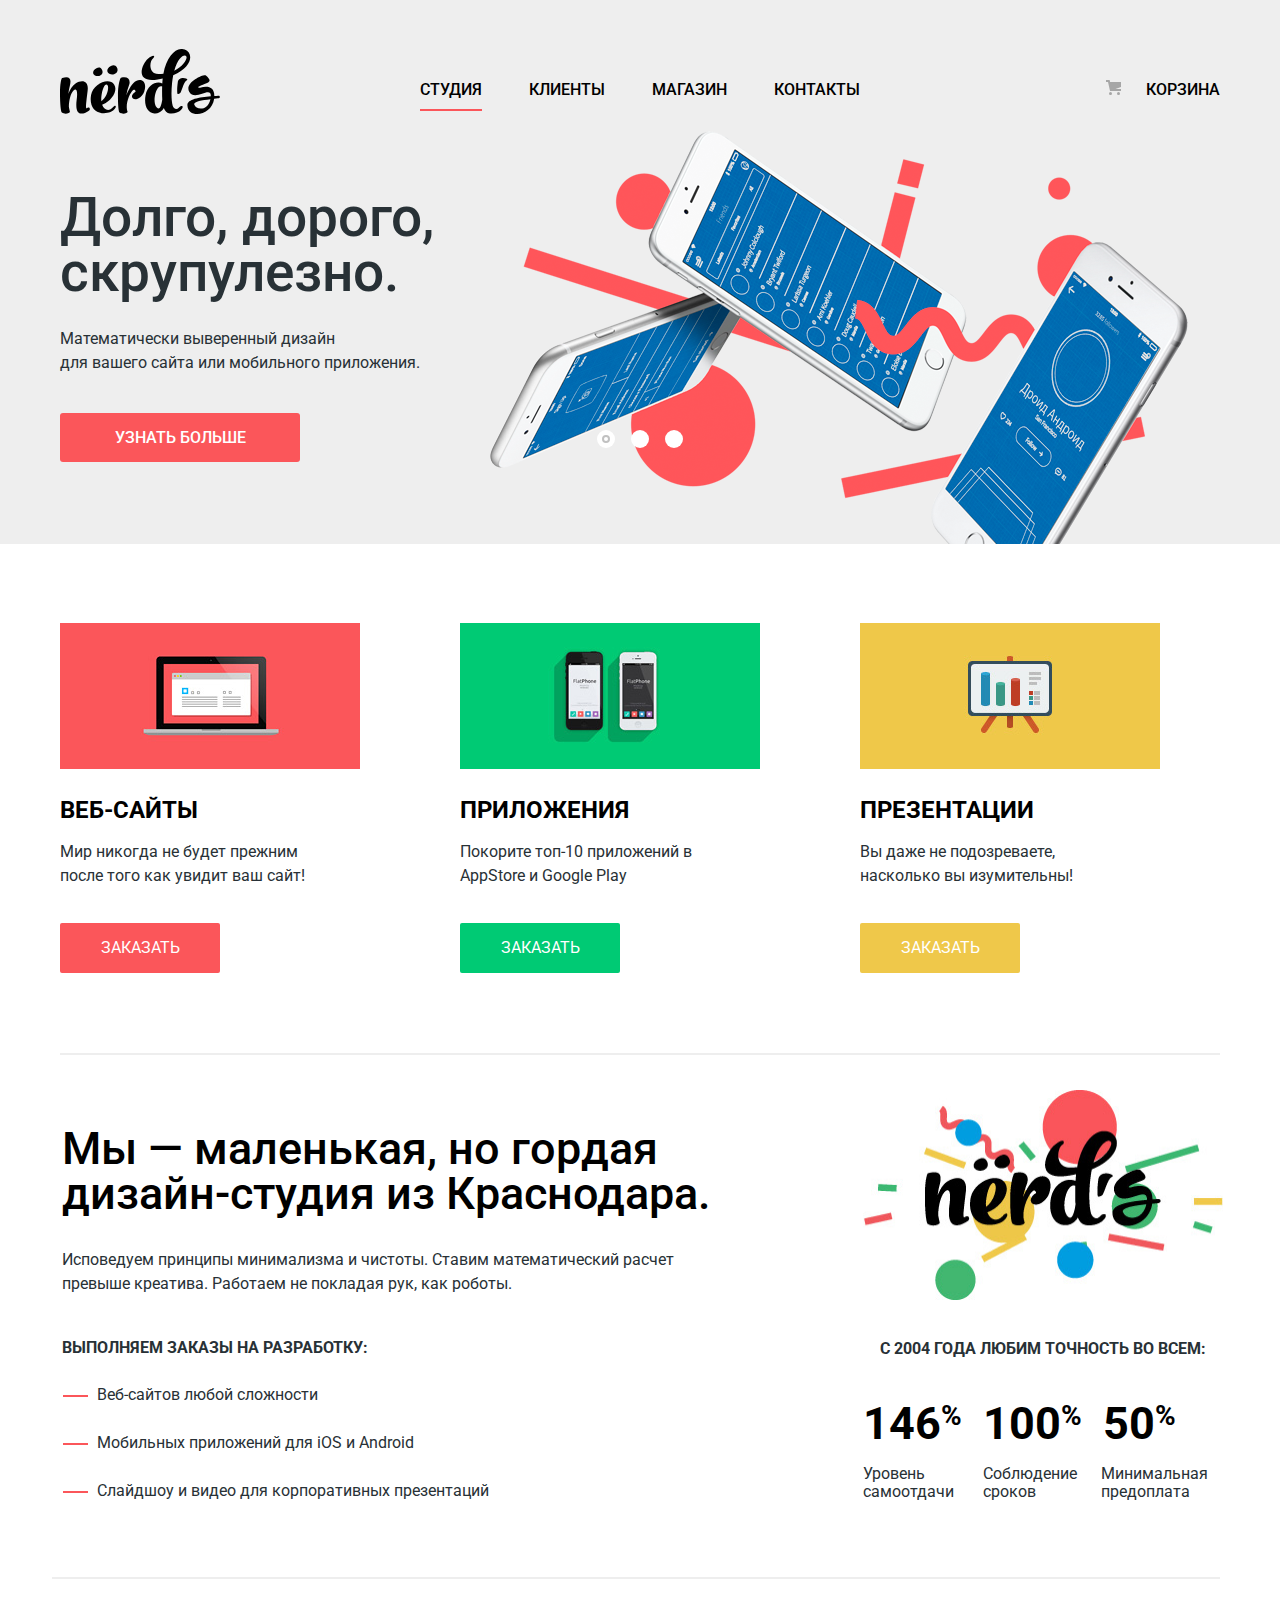
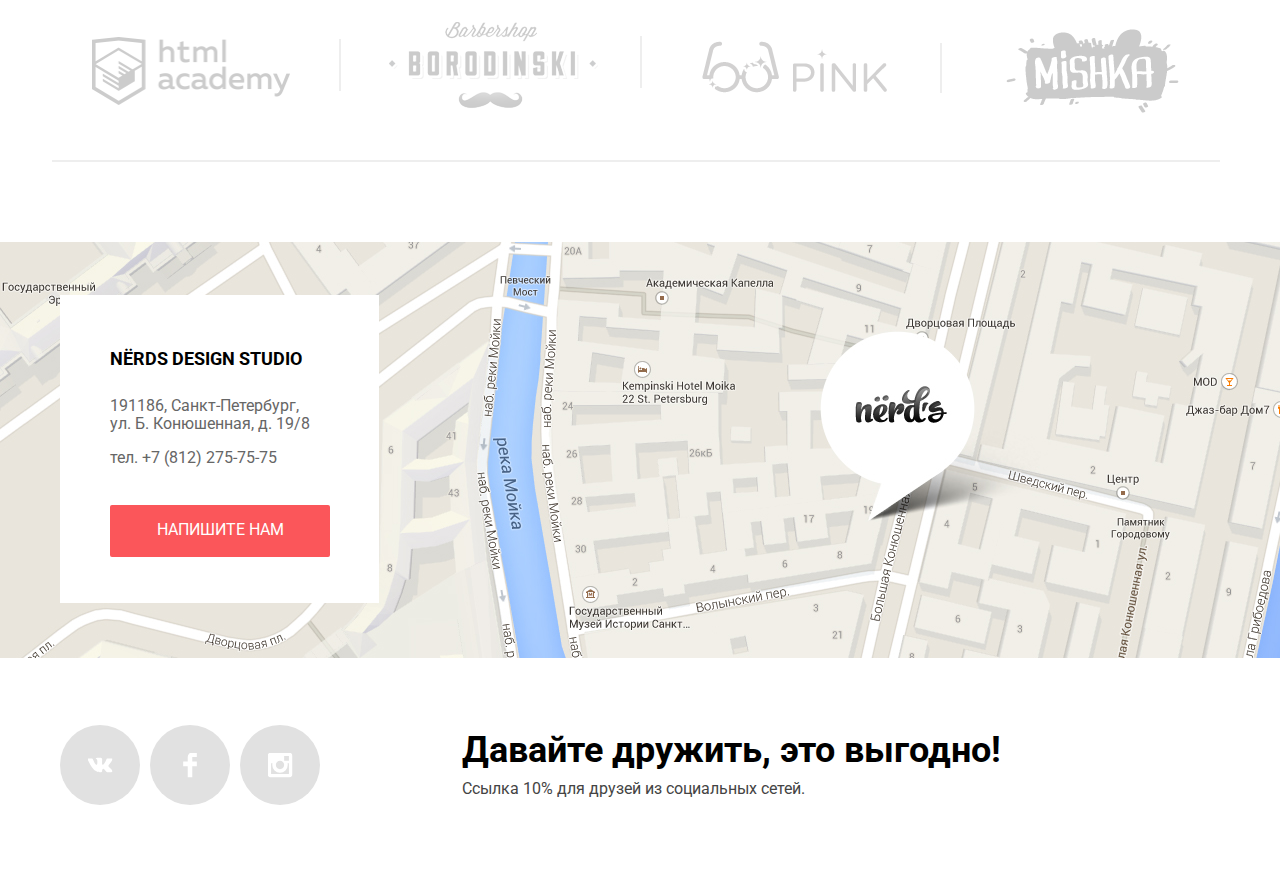
<file: index.html>
<!DOCTYPE html>
<html lang="ru">
  <head>
    <meta charset="utf-8">
    <title>Дизайн-студия "Nerd's"</title>
    <link href="https://fonts.googleapis.com/css?family=Roboto:400,500,700" rel="stylesheet">
    <link href="css/normalize.css" rel="stylesheet">
    <link href="css/style.css" rel="stylesheet">
  </head>
  <body>
    <header class="main-header">
      <nav class="container main-navigation">
        <a class="main-header-logo">
          <img src="img/nerds-logo.svg" width="160" height="65" alt="Логотип дизайн-студии Нёрдс">
        </a>
        <ul class="site-navigation">
          <li class="navigation-item"><a class="navigation-link current-link" href="index.html">Студия</a></li>
          <li class="navigation-item"><a class="navigation-link" href="clients.html">Клиенты</a></li>
          <li class="navigation-item"><a class="navigation-link" href="catalog.html">Магазин</a></li>
          <li class="navigation-item"><a class="navigation-link" href="contacts.html">Контакты</a></li>
        </ul>
         <ul class="basket-list">
           <li class="basket-item"><a class="navigation-link basket" href="basket.html">Корзина</a></li>
         </ul>
      </nav>
    </header>
    <main class="main-wrapper">
      <h1 class="visually-hidden">Студия Нердс</h1>
      <section class="slider">
        <div class="container">
          <h2 class="visually-hidden">Преимущества</h2>
          <input class="visually-hidden" type="radio" id="product-1" name="toggle" checked>
          <input class="visually-hidden" type="radio" id="product-2" name="toggle">
          <input class="visually-hidden" type="radio" id="product-3" name="toggle">
          <div class="slider-controls">
            <label class="slider-controls-item slider-controls-item--1" for="product-1">Первый</label>
            <label class="slider-controls-item slider-controls-item--2" for="product-2">Второй</label>
            <label class="slider-controls-item slider-controls-item--3" for="product-3">Третий</label>
          </div>
          <ul class="slider-list">
            <li class="slider-item">
              <h3>Долго, дорого,<br> скрупулезно.</h3>
              <p>Математически выверенный дизайн<br> для вашего сайта или мобильного приложения.</p>
              <a class="slider-item-button button" href="#">Узнать больше</a>
            </li>
            <li class="slider-item">
              <h3>Любим математику как никто другой</h3>
              <p>Никакого креатива, только математические формулы для расчета идеальных пропорций.</p>
              <a class="slider-item-button button" href="#">Узнать больше</a>
            </li>
            <li class="slider-item">
              <h3>Только ночь,<br> только хардкор</h3>
              <p>Работать днем, как все? Мы против этого.<br> Ближе к полуночи работа только начинается.</p>
              <a class="slider-item-button button" href="#">Узнать больше</a>
            </li>
          </ul>
        </div>
      </section>
      <section class="services">
        <div class="container">
          <h2 class="visually-hidden">Услуги</h2>
          <ul class="features-list">
            <li class="features-item features-item-site">
              <img src="img/illustration-1.jpg" width="300" height="146" alt="Веб-сайты">
              <h3>Веб-сайты</h3>
              <p>Мир никогда не будет прежним после того как увидит ваш сайт!</p>
              <a class="btn btn-link" href="#">Заказать</a>
            </li>
            <li class="features-item features-item-app">
              <img src="img/illustration-2.jpg" width="300" height="146" alt="Приложения">
              <h3>Приложения</h3>
              <p>Покорите топ-10 приложений в AppStore и Google Play</p>
              <a class="btn btn-link" href="#">Заказать</a>
            </li>
            <li class="features-item-presentation">
              <img src="img/illustration-3.jpg" width="300" height="146" alt="Презентации">
              <h3>Презентации</h3>
              <p>Вы даже не подозреваете, насколько вы изумительны!</p>
              <a class="btn btn-link" href="#">Заказать</a>
            </li>
          </ul>
        </div>
      </section>
      <div class="container">
        <div class="line"></div>
      </div>
      <section class="description">
        <div class="container">
          <h2 class="visually-hidden">О нас</h2>
            <div class="description-block">
              <div class="description-block-left">
                <b>Мы — маленькая, но гордая дизайн-студия из Краснодара.</b>
                <p>Исповедуем принципы минимализма и чистоты. Ставим математический расчет превыше креатива. Работаем не покладая рук, как роботы.</p>
                <p>Выполняем заказы на разработку:</p>
                <ul class="description-list">
                  <li class="description-item">Веб-сайтов любой сложности</li>
                  <li class="description-item">Мобильных приложений для iOS и Android</li>
                  <li class="description-item">Слайдшоу и видео для корпоративных презентаций</li>
                </ul>
              </div>
              <div class="statistics">
                <img src="img/nerds-color.jpg" width="360" height="210" alt="Логотип дизайн-студии Nerd's">
                <p>С 2004 года любим точность во всем:</p>
                <div class="statistics-features">
                  <span class="statistics-features-num">146<sup>%</sup></span>
                  <span class="statistics-features-num">100<sup>%</sup></span>
                  <span class="statistics-features-num">50<sup>%</sup></span>
                  <div class="statistics-features-text">
                    <span>Уровень самоотдачи</span>
                    <span>Соблюдение сроков</span>
                    <span>Минимальная предоплата</span>
                  </div>
                </div>
              </div>
            </div>
        </div>
      </section>
      <div class="container-partners">
        <ul class="partners">
          <li><a href="https://htmlacademy.ru/intensive/htmlcss"><img src="img/html-academy.png" alt="htmlacademy" width="198" height="68"></a></li>
          <li><a href="#"><img src="img/borodinski.png" alt="Borodinski" width="209" height="90"></a></li>
          <li><a href="#"><img src="img/pink.png" alt="Pink" width="185" height="52"></a></li>
          <li><a href="#"><img src="img/mishka.png" alt="Mishka" width="173" height="84"></a></li>
        </ul>
      </div>
    </main>
    <footer class="main-footer">
        <div class="map-contacts">
          <!--<iframe src="https://www.google.com/maps/embed?pb=!1m18!1m12!1m3!1d1998.5991043651595!2d30.320894615997652!3d59.93879418187624!2m3!1f0!2f0!3f0!3m2!1i1024!2i768!4f13.1!3m3!1m2!1s0x4696310fca5ba729%3A0xea9c53d4493c879f!2z0JHQvtC70YzRiNCw0Y8g0JrQvtC90Y7RiNC10L3QvdCw0Y8g0YPQuy4sIDE5LCDQodCw0L3QutGCLdCf0LXRgtC10YDQsdGD0YDQsywg0KDQvtGB0YHQuNGPLCAxOTExODY!5e0!3m2!1sru!2sby!4v1529565866769" width="1440" height="416" style="border:0" allowfullscreen></iframe>-->
          <div class="container map-contacts-container">
            <div class="footer-contacts">
              <p class="footer-contacts-header">NЁRDS DESIGN STUDIO</p>
              <p class="footer-contacts-text">191186, Санкт-Петербург, ул. Б. Конюшенная, д. 19/8</p>
              <p class="footer-contacts-text">тел. +7 (812) 275-75-75</p>
              <a class="button response-button open-popup" href="letter.html">Напишите нам</a>
            </div>
          </div>
        </div>
      <div class="footer-social container">
        <div class="social">
          <ul>
            <li>
              <a class="social-button" href="https://vk.com"><img src="img/vk-icon.svg" width="25" height="25" alt="Вконтакте"></a>
            </li>
            <li>
              <a class="social-button" href="https://facebook.com"><img src="img/fb-icon.svg" width="25" height="25" alt="Facebook"></a>
            </li>
            <li>
              <a class="social-button" href="https://instagram.com"><img src="img/insta-icon.svg" width="25" height="25" alt="Instagram"></a>
            </li>
          </ul>
        </div>
        <div class="social-slogan">
          <b>Давайте дружить, это выгодно!</b>
          <p>Ссылка 10% для друзей из социальных сетей.</p>
        </div>
      </div>
    </footer>
    <section class="modal modal-write-us container">
      <h2>Напишите нам</h2>
      <form class="write-us-form" action="https://echo.htmlacademy.ru" method="post">
        <div class="wrapper-row">
          <p>
            <label for="login-id">Ваше имя:</label>
            <input type="text" name="login" id="login-id" pattern="^[А-Яа-яЁё\s]+$" placeholder="Имя Фамилия">
          </p>
          <p>
            <label for="email-id">Ваш e-mail:</label>
            <input type="email" name="email" id="email-id" placeholder="email@example.com">
          </p>
        </div>
        <div class="wrapper-row">
          <p>
            <label for="comment-id">Текст письма:</label>
            <textarea id="comment-id" name="comment" rows="5" cols="85" placeholder="В свободной форме"></textarea>
          </p>
        </div>
        <button class="button send-off" type="submit">Отправить</button>
        <button class="button-close" type="button"><span class="visually-hidden">Закрыть</span></button>
      </form>
    </section>
    <script src="js/script.js"></script>
  </body>
</html>
</file>
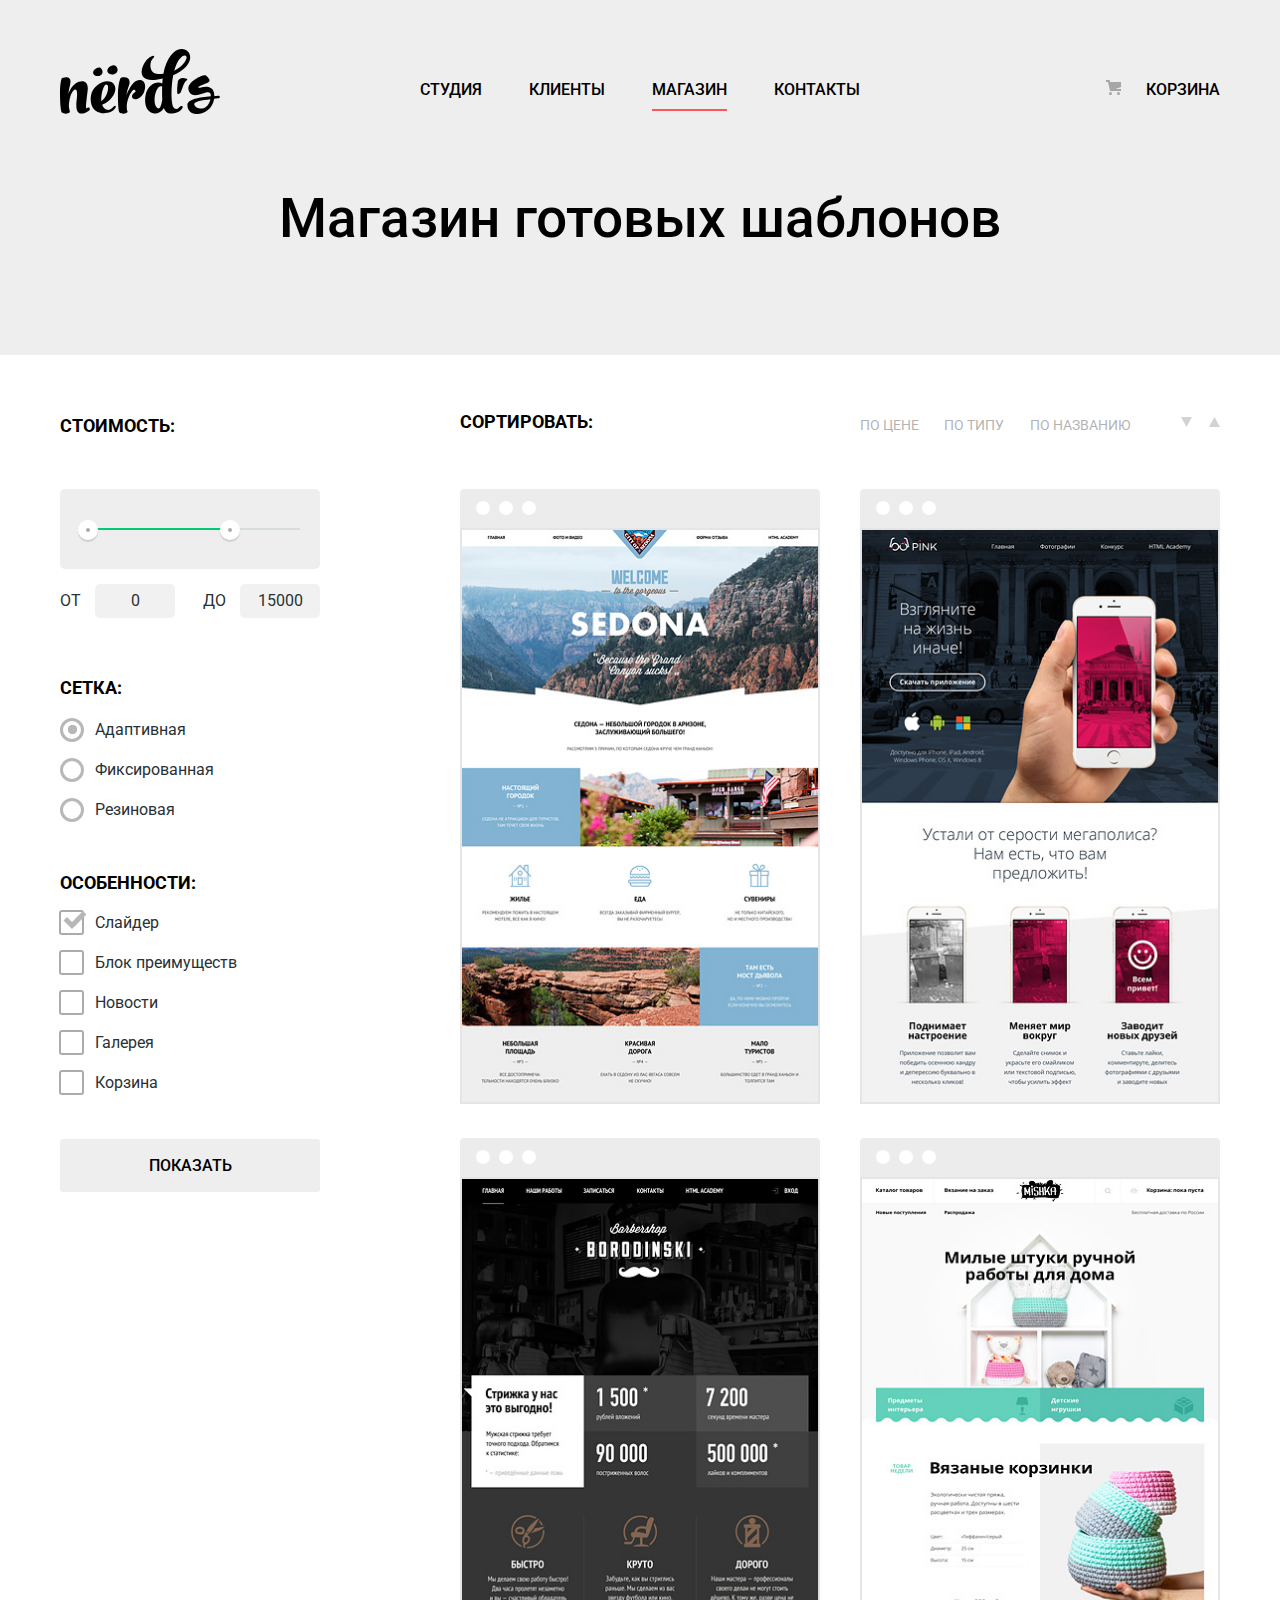
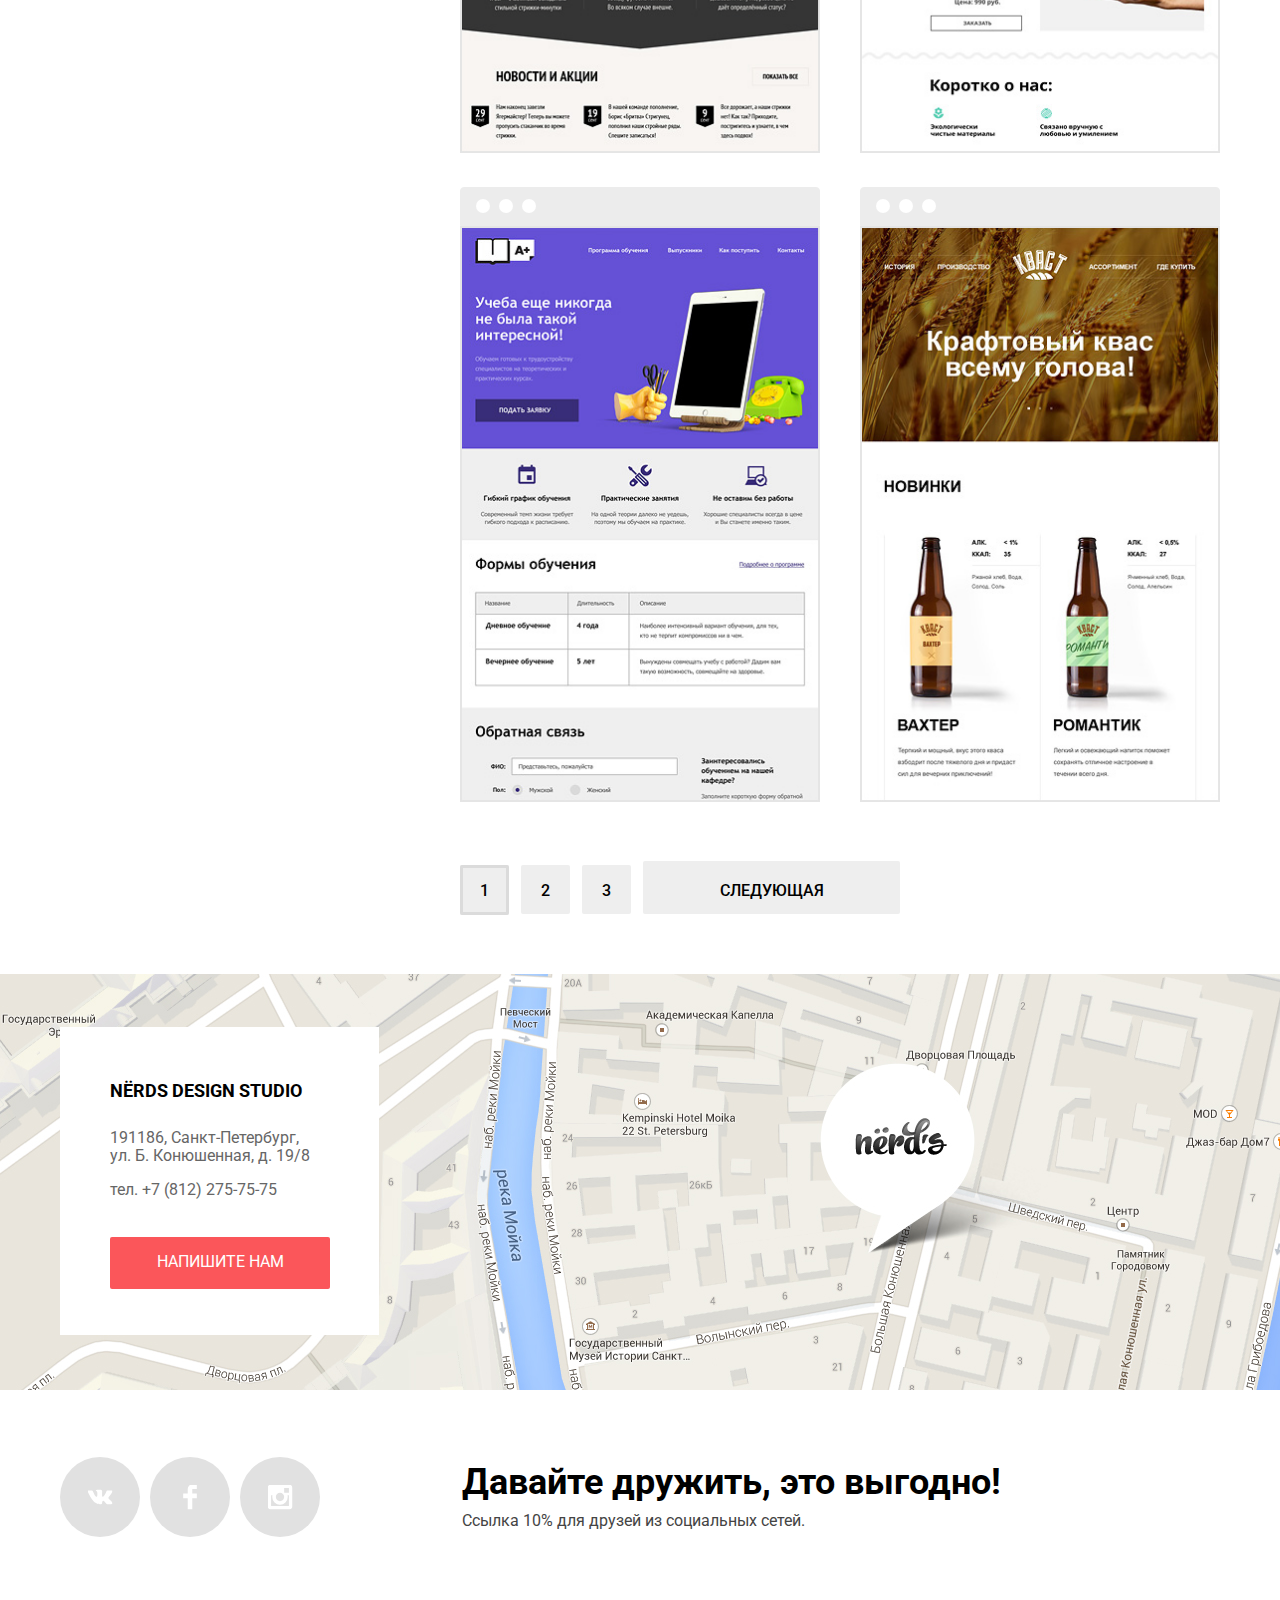
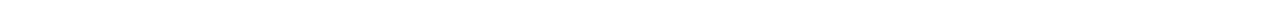
<file: catalog.html>
<!DOCTYPE html>
<html lang="ru">
<head>
  <meta charset="utf-8">
  <title>Каталог дизайн-студии Nerd's</title>
  <link href="https://fonts.googleapis.com/css?family=Roboto:400,500,700" rel="stylesheet">
  <link href="css/normalize.css" rel="stylesheet">
  <link href="css/style.css" rel="stylesheet">
</head>
<body>
<header class="main-header">
  <nav class="container main-navigation">
    <a class="main-header-logo" href="index.html">
      <img src="img/nerds-logo.svg" width="160" height="65" alt="Логотип дизайн-студии Нёрдс">
    </a>
    <ul class="site-navigation">
      <li class="navigation-item"><a class="navigation-link" href="index.html">Студия</a></li>
      <li class="navigation-item"><a class="navigation-link" href="clients.html">Клиенты</a></li>
      <li class="navigation-item"><a class="navigation-link current-link" href="catalog.html">Магазин</a></li>
      <li class="navigation-item"><a class="navigation-link" href="contacts.html">Контакты</a></li>
    </ul>
    <ul class="basket-list">
      <li class="basket-item"><a class="navigation-link basket" href="basket.html">Корзина</a></li>
    </ul>
  </nav>
</header>
<main class="main-wrapper">
  <h1 class="catalog-header">Магазин готовых шаблонов</h1>
  <div class="container catalog-content">
    <div class="filters">
      <h2 class="visually-hidden">Фильтр шаблонов</h2>
      <form class="filter-group" action="https://echo.htmlacademy.ru" method="get">
        <fieldset class="range-list">
          <legend>Стоимость:</legend>
          <div class="range-filter">
            <div class="range-controls">
              <div class="scale">
                <div class="bar"></div>
              </div>
              <div class="toggle toggle-min"></div>
              <div class="toggle toggle-max"></div>
            </div>
            <div class="price-controls">
              <label class="min-price">от <input name="min-price" type="text" value="0"></label>
              <label class="max-price">до <input name="max-price" type="text" value="15000"></label>
            </div>
          </div>
        </fieldset>
        <fieldset class="radio-list">
          <legend>Сетка:</legend>
          <ul class="radio-item">
            <li class="filter-radio">
              <label class="radio-container">
                <input class="visually-hidden" type="radio" name="filter-group" id="adaptive-id" checked>
                <span class="radio-indicator"></span>
                Адаптивная
              </label>
            </li>
            <li class="filter-radio">
              <label class="radio-container">
                <input class="visually-hidden" type="radio" name="filter-group" id="fixed-id">
                <span class="radio-indicator"></span>
                Фиксированная
              </label>
            </li>
            <li class="filter-radio">
              <label class="radio-container">
                <input class="visually-hidden" type="radio" name="filter-group" id="rubber-id">
                <span class="radio-indicator"></span>
                Резиновая
              </label>
            </li>
          </ul>
        </fieldset>
        <fieldset class="checkbox-list">
          <legend>Особенности:</legend>
          <ul class="checkbox-item">
            <li class="filter-checkbox">
              <label class="checkbox-container">
                <input class="visually-hidden" type="checkbox" name="slider" id="slider-id" checked>
                <span class="checkbox-indicator"></span>
                Слайдер
              </label>
            </li>
            <li class="filter-checkbox">
              <label class="checkbox-container">
                <input class="visually-hidden" type="checkbox" name="advantage-block" id="advantage-block-id">
                <span class="checkbox-indicator"></span>
                Блок преимуществ
              </label>
            </li>
            <li class="filter-checkbox">
              <label class="checkbox-container">
                <input class="visually-hidden" type="checkbox" name="tidings" id="tidings-id">
                <span class="checkbox-indicator"></span>
                Новости
              </label>
            </li>
            <li class="filter-checkbox">
              <label class="checkbox-container">
                <input class="visually-hidden" type="checkbox" name="gallery" id="gallery-id">
                <span class="checkbox-indicator"></span>
                Галерея
              </label>
            </li>
            <li class="filter-checkbox">
              <label class="checkbox-container">
                <input class="visually-hidden" type="checkbox" name="chip-basket" id="chip-basket-id">
                <span class="checkbox-indicator"></span>
                Корзина
              </label>
            </li>
          </ul>
        </fieldset>
        <button class="button button-show" type="submit">Показать</button>
      </form>
    </div>
    <div class="templates-wrapper">
      <div class="sort">
        <h2 class="visually-hidden">Сортировка товара</h2>
        <b>Сортировать:</b>
        <div class="sort-container">
          <ul class="sort-by-class">
            <li class="sort-item"><a href="#">По цене</a></li>
            <li class="sort-item"><a href="#">По типу</a></li>
            <li class="sort-item"><a href="#">По названию</a></li>
          </ul>
          <ul class="sort-by-arrow">
            <li>
              <a href="#" class="arrow-down">
                <span class="visually-hidden">↓</span>
                <svg xmlns="http://www.w3.org/2000/svg" width="11" height="10" viewBox="0 0 11 10">
                  <path fill="#231F20" d="M5.5 10L0 0h11"/>
                </svg>
              </a>
            </li>
            <li>
              <a href="#" class="arrow-up">
                <span class="visually-hidden">↑</span>
                <svg xmlns="http://www.w3.org/2000/svg" width="11" height="10" viewBox="0 0 11 10">
                  <path fill="#231F20" d="M5.5 0L0 10h11z"/>
                </svg>
              </a>
            </li>
          </ul>
        </div>
      </div>
      <div class="catalog">
        <h2 class="visually-hidden">Список шаблонов</h2>
        <ul class="catalog-list">
          <li class="catalog-item">
            <div class="browser">
              <ul class="dot-list">
                <li></li>
                <li></li>
                <li></li>
              </ul>
            </div>
            <img src="img/img-sedona.jpg" width="360" height="576" alt="Сайт Sedona">
            <div class="catalog-item-card">
              <h3>Sedona</h3>
              <p class="cart-info">Информационный сайт для туристов</p>
              <p class="price-item">
                <a class="button button-bg" href="#">9 900 Руб.</a>
              </p>
            </div>
          </li>
          <li class="catalog-item">
            <div class="browser browser-hover">
              <ul class="dot-list">
                <li></li>
                <li></li>
                <li></li>
              </ul>
            </div>
            <img src="img/img-pink.jpg" width="360" height="576" alt="Сайт Pink">
            <div class="catalog-item-card">
              <h3>Pink App</h3>
              <p class="cart-info">Продуктовый лендинг приложения для iOS и Android</p>
              <p class="price-item">
                <a class="button button-bg" href="#">9 900 Руб.</a>
              </p>
            </div>
          </li>
          <li class="catalog-item">
            <div class="browser browser-hover">
              <ul class="dot-list">
                <li></li>
                <li></li>
                <li></li>
              </ul>
            </div>
            <img src="img/img-barbershop.jpg" width="360" height="576" alt="Сайт Borodinski">
            <div class="catalog-item-card">
              <h3>Barbershop</h3>
              <p class="cart-info">Сайт салона красоты. Для мужчин, да.</p>
              <p class="price-item">
                <a class="button button-bg" href="#">9 900 Руб.</a>
              </p>
            </div>
          </li>
          <li class="catalog-item">
            <div class="browser browser-hover">
              <ul class="dot-list">
                <li></li>
                <li></li>
                <li></li>
              </ul>
            </div>
            <img src="img/img-mishka.jpg" width="360" height="576" alt="Сайт Mishka">
            <div class="catalog-item-card">
              <h3>Mishka</h3>
              <p class="cart-info">Интернет-магазин вязанных игрушек.</p>
              <p class="price-item">
                <a class="button button-bg" href="#">9 900 Руб.</a>
              </p>
            </div>
          </li>
          <li class="catalog-item">
            <div class="browser browser-hover">
              <ul class="dot-list">
                <li></li>
                <li></li>
                <li></li>
              </ul>
            </div>
            <img src="img/img-aplus.jpg" width="360" height="576" alt="Сайт APlus">
            <div class="catalog-item-card">
              <h3>A Plus</h3>
              <p class="cart-info">Лендинг курсов повышения квалификации</p>
              <p class="price-item">
                <a class="button button-bg" href="#">9 900 Руб.</a>
              </p>
            </div>
          </li>
          <li class="catalog-item">
            <div class="browser browser-hover">
              <ul class="dot-list">
                <li></li>
                <li></li>
                <li></li>
              </ul>
            </div>
            <img src="img/img-kvast.jpg" width="360" height="576" alt="Сайт Kvast">
            <div class="catalog-item-card">
              <h3>Кваст</h3>
              <p class="cart-info">Промо-сайт производителя крафтового кваса</p>
              <p class="price-item">
                <a class="button button-bg" href="#">9 900 Руб.</a>
              </p>
            </div>
          </li>
        </ul>
        <div class="main-pages">
          <ul class="pagination-list">
            <li><a class="page-button page-1 page-current" href="#">1</a></li>
            <li><a class="page-button page-2" href="#">2</a></li>
            <li><a class="page-button page-3" href="#">3</a></li>
            <li><a class="page-button page-next" href="#">Следующая</a></li>
          </ul>
        </div>
      </div>
    </div>
  </div>
</main>
<footer class="main-footer">
    <div class="map-contacts">
      <div class="container map-contacts-container">
        <div class="footer-contacts">
          <p class="footer-contacts-header">NЁRDS DESIGN STUDIO</p>
          <p class="footer-contacts-text">191186, Санкт-Петербург, ул. Б. Конюшенная, д. 19/8</p>
          <p class="footer-contacts-text">тел. +7 (812) 275-75-75</p>
          <a class="button response-button open-popup" href="letter.html">Напишите нам</a>
        </div>
      </div>
    </div>
  <div class="footer-social container">
    <div class="social">
      <ul>
        <li>
          <a class="social-button" href="https://vk.com"><img src="img/vk-icon.svg" width="25" height="25" alt="Вконтакте"></a>
        </li>
        <li>
          <a class="social-button" href="https://facebook.com"><img src="img/fb-icon.svg" width="25" height="25" alt="Facebook"></a>
        </li>
        <li>
          <a class="social-button" href="https://instagram.com"><img src="img/insta-icon.svg" width="25" height="25" alt="Instagram"></a>
        </li>
      </ul>
    </div>
    <div class="social-slogan">
      <b>Давайте дружить, это выгодно!</b>
      <p>Ссылка 10% для друзей из социальных сетей.</p>
    </div>
  </div>
</footer>
<section class="modal modal-write-us container">
  <h2>Напишите нам</h2>
  <form class="write-us-form" action="https://echo.htmlacademy.ru" method="post">
    <div class="wrapper-row">
      <p>
        <label for="login-id">Ваше имя:</label>
        <input type="text" name="login" id="login-id" pattern="^[А-Яа-яЁё\s]+$" placeholder="Имя Фамилия">
      </p>
      <p>
        <label for="email-id">Ваш e-mail:</label>
        <input type="email" name="email" id="email-id" placeholder="email@example.com">
      </p>
    </div>
    <div class="wrapper-row">
      <p>
        <label for="comment-id">Текст письма:</label>
        <textarea id="comment-id" name="comment" rows="5" cols="85" placeholder="В свободной форме"></textarea>
      </p>
    </div>
    <button class="button send-off" type="submit">Отправить</button>
    <button class="button-close" type="button"><span class="visually-hidden">Закрыть</span></button>
  </form>
</section>
<script src="js/script.js"></script>
</body>
</html>
</file>
<file: css/style.css>
body {
  margin: 0;
  padding: 0;
  font-family: "Roboto", "Arial", sans-serif;
  font-size: 16px;
  font-weight: 400;
  line-height: 24px;
  color: #283136;
  background-color: #ffffff;
}

a {
  text-decoration: none;
}

.main-header {
  background-color: #eeeeee;
  margin: 0;
  padding: 49px 0 0 0;
}

.visually-hidden {
  display: none;
}

.site-navigation {
  width: 440px;
  padding: 10px 0 0 35px;
  margin-bottom: 9px;
  display: flex;
  justify-content: space-between;
  align-items: flex-end;
  flex-wrap: wrap;
}

.basket-list {
  width: 160px;
  display: flex;
  justify-content: flex-end;
  align-items: flex-end;
  margin-bottom: 9px;
}

.navigation-item,
.basket-item {
  list-style-type: none;
  margin: 0;
}

.navigation-item a,
.basket-item a {
  color: #000000;
  text-transform: uppercase;
  font-weight: 500;
  line-height: 30px;
}

.basket:before {
  content: url("../img/basket-icon.svg");
  width: 15px;
  height: 15px;
  padding-right: 25px;
}

.navigation-item .navigation-link:hover,
.basket-item .navigation-link:hover {
  color: #fb565a;
}

.navigation-item .navigation-link:active,
.basket-item .navigation-link:active {
  color: rgba(0, 0, 0, 0.3);
}

.navigation-item .current-link {
  border-bottom: 2px solid #fb565a;
  padding-bottom: 10px;
}

.main-navigation {
  display: flex;
  justify-content: space-between;
  color: #000000;
  font-family: "Roboto", "Arial", sans-serif;
  font-size: 16px;
  font-weight: 500;
  line-height: 30px;
  text-transform: uppercase;
  margin: 0 auto;
  padding-top: 49px;
  margin-bottom: 7px;
}

.main-navigation a:hover {
  color: #fa6669;
}

.main-navigation a:active {
  color: #b9b9b9;
}

/*------------------------------------------------------------------------*/
.page-title {
  margin: 0;
  padding: 0;
  background-color: #eeeeee;
}

.toggles-list {
  list-style: none;
}

.main-navigation-wrapper .container {
  display: flex;
  justify-content: space-between;
  align-items: center;
}

.description .container {
  display: flex;
}

.container .page-title {
  margin: 86px auto 116px auto;
}

.slider {
  position: relative;
  margin: 0;
  /*padding: 61px 0 0 0;*/
  background-color: #eeeeee;
  overflow: hidden;
}

.slider-controls {
  position: absolute;
  left: 50%;
  bottom: 28%;
  z-index: 100;
  width: 160px;
  height: 2px;
  text-align: center;
  font-size: 0;
  transform: translateX(-50%);
}

.slider-controls .active:before {
  content: "";
  position: absolute;
  left: 50%;
  top: 50%;
  z-index: 2;
  width: 4px;
  height: 4px;
  margin: -4px;
  background-color: inherit;
  border: 2px solid #c1c1c1;
  border-radius: 50%;
}

.slider-controls label {
  position: relative;
  display: inline-block;
  vertical-align: top;
  width: 18px;
  height: 18px;
  padding: 8px;
  border-radius: 50%;
  cursor: pointer;
}

.slider-controls label:after {
  content: "";
  position: absolute;
  top: 8px;
  left: 8px;
  z-index: 1;
  width: 18px;
  height: 18px;
  background: #ffffff;
  border-radius: 50%;
}

.slider-list {
  margin: 0;
  padding: 0;
  list-style: none;
  width: 100%;
}

.slider-item {
  display: none;
  padding: 78px 0 0 0;
}

/*.slider-img {*/
  /*width: 760px;*/
  /*min-height: 415px;*/
  /*margin-left: 384px;*/
  /*margin-top: -304px;*/
/*}*/

.slider-item:nth-child(1) {
  background-image: url("../img/slide1.png");
  background-repeat: no-repeat;
  background-position: right;
  padding: 78px 0 101px 0;
  margin: -2px 32px -19px 0;
}

.slider-item:nth-child(2) {
  background-image: url("../img/slide2.png");
  background-repeat: no-repeat;
  background-position: right;
  padding: 78px 0 101px 0;
  margin: -2px 32px -19px 0;
}

.slider-item:nth-child(3) {
  background-image: url("../img/slide3.png");
  background-repeat: no-repeat;
  background-position: right;
  padding: 78px 0 101px 0;
  margin: -2px 32px -19px 0;
}

.slider-item h3 {
  max-width: 600px;
  margin: 0;
  margin-bottom: 27px;
  font-size: 55px;
  line-height: 55px;
  font-weight: 500;
}

.slider-item p {
  max-width: 430px;
  margin: 0;
  margin-bottom: 38px;
}

.slider-item {
  padding: 16px 0px;
}

#product-1:checked ~ .slider-list .slider-item:nth-child(1) {
  display: block;
}

#product-2:checked ~ .slider-list .slider-item:nth-child(2) {
  display: block;
}

#product-3:checked ~ .slider-list .slider-item:nth-child(3) {
  display: block;
}

#product-1:checked ~ .slider-controls .slider-controls-item--1:before,
#product-2:checked ~ .slider-controls .slider-controls-item--2:before,
#product-3:checked ~ .slider-controls .slider-controls-item--3:before {
  content: "";
  position: absolute;
  left: 50%;
  top: 50%;
  z-index: 2;
  width: 4px;
  height: 4px;
  margin: -4px;
  background-color: inherit;
  border: 2px solid #c1c1c1;
  border-radius: 50%;
}

.button {
  display: block;
  width: 240px;
  padding: 13px 0;
  line-height: 23px;
  color: #ffffff;
  text-transform: uppercase;
  text-align: center;
  text-decoration: none;
  background-color: #fb565a;
  border-radius: 3px;
  font-weight: 500;
  border: none;
}

.button:hover,
.button:focus {
  background-color: #e74246;
}

.button:active {
  color: rgba(255, 255, 255, 0.3);
  background-color: #d7373b;
  box-shadow: 0 3px rgba(0, 0, 0, 0.1) inset;
}

/*-------------------------------------------------------------*/
.services {
  margin-top: 79px;
}

.services ul {
  margin: 0;
  list-style: none;
}

.container .line {
  width: 100%;
  border: 1px solid #eeeeee;
  margin-top: 80px;
  margin-bottom: 80px;
}

.features-list {
  display: flex;
  flex-wrap: nowrap;
  justify-content: space-around;
  align-items: center;
  list-style: none;
  margin: 0;
  padding: 0;
}

.features-list .btn-link {
  margin-top: 4px;
}

.features-item h3 {
  font-size: 24px;
  line-height: 30px;
  text-transform: uppercase;
  color: black;
  margin: 0;
  margin-top: 19px;
}

.features-item p {
  text-transform: none;
  color: #283136;
  margin: 0;
  display: block;
  margin-top: 15px;
  margin-bottom: 31px;
  width: 250px;
}

.features-item {
  width: 300px;
  padding-right: 100px;
}

.features-item a {
  width: 160px;
}

.features-item-site .btn {
  font-size: 16px;
  line-height: 18px;
  font-weight: 400;
  color: #ffffff;
  display: inline-block;
  vertical-align: top;
  width: 160px;
  padding-top: 16px;
  padding-bottom: 16px;
  border-radius: 2px;
  text-align: center;
  text-transform: uppercase;
  background-color: #fb565a;
}

.features-item-site .btn:hover {
  background-color: #e74246;
}

.features-item-site .btn:active {
  background-color: #d7373b;
}

.features-item-app .btn {
  font-size: 16px;
  line-height: 18px;
  font-weight: 400;
  color: #ffffff;
  display: inline-block;
  vertical-align: top;
  width: 160px;
  padding-top: 16px;
  padding-bottom: 16px;
  border-radius: 2px;
  text-align: center;
  text-transform: uppercase;
  background-color: #00ca74;
}

.features-item-app .btn:hover {
  background-color: #00bc6c;
}

.features-item-app .btn:active {
  background-color: #00aa62;
}

.features-item-presentation .btn {
  font-size: 16px;
  line-height: 18px;
  font-weight: 400;
  color: #ffffff;
  display: inline-block;
  vertical-align: top;
  width: 160px;
  padding-top: 16px;
  padding-bottom: 16px;
  border-radius: 2px;
  text-align: center;
  text-transform: uppercase;
  background-color: #efc84a;
}

.features-item-presentation h3 {
  font-size: 24px;
  line-height: 30px;
  text-transform: uppercase;
  color: black;
  margin: 0;
  margin-top: 19px;
}

.features-item-presentation p {
  text-transform: none;
  color: #283136;
  margin: 0;
  display: block;
  margin-top: 15px;
  margin-bottom: 31px;
  width: 250px;
}
.features-item-presentation .btn:hover {
  background-color: #eab534;
}

.features-item-presentation .btn:active {
  background-color: #e5a722;
}

/*----------------------------------------------------------------------------------*/
.description {
  margin: -9px -3px 0 -39px;
  padding: 0 0 74px 0;
}

.description b {
  font-size: 45px;
  font-weight: 500;
  line-height: 45px;
  color: black;
}

.description-block {
  display: flex;
  justify-content: space-between;
}

.description-block-left {
  width: 660px;
  flex-direction: column;
  padding-left: 20px;
}

.description-block-left b {
  margin: 0;
  margin-top: 34px;
}

.description-block-left p {
  margin: 0;
  margin-top: 32px;
  margin-bottom: 40px;
}

.description-block-left p:nth-of-type(2) {
  font-weight: 700;
  text-transform: uppercase;
  margin-bottom: 23px;
}

.description-list {
  margin: 0;
  padding-left: 35px;
  list-style: none;
}

.description-item {
  position: relative;
  margin-bottom: 24px;
}

.description-item:last-child {
  margin: 0;
}

.description-item:before {
  position: absolute;
  content: "";
  width: 25px;
  height: 2px;
  background-color: #fb565a;
  top: 12px;
  left: -34px;
}

.statistics {
  width: 360px;
  padding: 0 0 0 141px;
  margin: -36px 0 0 0;
}

.statistics p:nth-of-type(1) {
  font-weight: 700;
  text-transform: uppercase;
  padding-left: 17px;
  margin: 0;
  margin-top: 30px;
}

.statistics-features {
  display: block;
  padding: 0;
  margin: 0;
  margin-top: 58px;
}

.statistics-features-num {
  font-size: 45px;
  line-height: 10px;
  font-weight: 700;
  color: black;
  margin-right: 17px;
}

.statistics-features-num:last-of-type {
  margin: 0;
}

.statistics-features-num sup {
  font-size: 62%;
}

.statistics-features-text {
  display: flex;
  width: 360px;
  font-size: 16px;
  line-height: 18px;
  font-weight: 400;
  margin-top: 19px;
}

.statistics-features-text span {
  margin-right: 24px;
}

.statistics-features-text span:last-of-type {
  margin-right: 0;
}

/*---------------------------------------------------------------------------------------------*/
.container-partners {
  width: 1160px;
  margin: 0 auto;
  -webkit-box-sizing: border-box;
  box-sizing: border-box;
  margin-bottom: 80px;
}

.partners {
  display: -webkit-box;
  display: -ms-flexbox;
  display: flex;
  -webkit-box-pack: justify;
  -ms-flex-pack: justify;
  justify-content: space-between;
  -webkit-box-align: center;
  -ms-flex-align: center;
  align-items: center;
  margin: 0;
  padding: 52px 41px 37px 40px;
  list-style: none;
  border-bottom: 2px solid #eeeeee;
  border-top: 2px solid #eeeeee;
}

.partners li:nth-child(2) {
  margin-top: -9px;
  margin-left: -20px;
}

.partners li:nth-child(3) {
  margin-top: -9px;
  margin-left: -15px;
}

.partners li {
  position: relative;
}

.partners li:first-child:after {
  content: "";
  width: 2px;
  height: 52px;
  position: absolute;
  right: -51px;
  top: 2px;
  background-color: #eeeeee;
}

.partners li:nth-child(2):after {
  content: "";
  width: 2px;
  height: 52px;
  position: absolute;
  right: -44px;
  top: 14px;
  background-color: #eeeeee;
}

.partners li:nth-child(3):after {
  content: "";
  width: 2px;
  height: 50px;
  position: absolute;
  right: -55px;
  top: 2px;
  background-color: #eeeeee;
}

.partners a {
  opacity: 0.2;
}

.partners a:hover,
.partners a:focus {
  opacity: 1;
}

.partners a:active {
  opacity: 0.1;
}
.partners {
  padding-top: 50px;
  padding-bottom: 40px;
  border-bottom: 2px solid #eeeeee;
  margin-bottom: 80px;
  margin-left: -8px;
  padding-left: 40px;
}
/*----------------------------------------------------------------------------------------------------*/
.map-contacts {
  width: 100%;
  height: 416px;
  background-image: url("../img/map.jpg");
  background-color: #eeeeee;
  background-size: cover;
  margin-left: auto;
  margin-right: auto;
  position: relative;
  background-repeat: no-repeat;
}

.footer-contacts {
  width: 269px;
  background-color: white;
  margin: 53px 0 0 0;
  padding-left: 50px;
  padding-bottom: 47px;
  padding-top: 49px;
  height: 212px;
}

.footer-contacts-header {
  font-size: 18px;
  line-height: 30px;
  font-weight: 700;
  color: #000000;
  text-transform: uppercase;
  padding: 0;
  margin: 0;
  padding-bottom: 20px;
}

.footer-contacts-text {
  font-size: 16px;
  line-height: 18px;
  font-weight: normal;
  color: #666666;
  padding: 0;
  margin: 3px 0 -7px 0;
  padding-bottom: 20px;
  display: block;
  max-width: 210px;
  text-decoration: none;
}

.response-button {
  font-size: 16px;
  line-height: 18px;
  font-weight: normal;
  color: #ffffff;
  text-transform: uppercase;
  background-color: #fb565a;
  display: inline-block;
  vertical-align: top;
  width: 220px;
  border-radius: 2px;
  padding-top: 16px;
  padding-bottom: 18px;
  text-align: center;
  margin-top: 25px;
}

.response-button:hover {
  background-color: #e74246;
}

.response-button:active {
  background-color: #d7373b;
  color: rgba(255, 255, 255, 0.3);
  -webkit-box-shadow: inset 0 3px 0 rgba(0, 1, 1, 0.1);
  box-shadow: inset 0 3px 0 rgba(0, 1, 1, 0.1);
}

.social-slogan {
  font-size: 36px;
  padding-left: 141px;
  margin: -1px 0 0 4px;
}

.social-slogan b {
  color: #000000;
  font-size: 36px;
  line-height: 36px;
  font-weight: 700;
}

.social-slogan p {
  color: #444444;
  font-size: 16px;
  line-height: 22px;
  margin-top: 10px;
}

.popup-container {
  width: 860px;
  -webkit-box-shadow: 0 20px 40px rgba(0, 1, 1, 0.75);
  box-shadow: 0 20px 40px rgba(0, 1, 1, 0.75);
  background-color: #ffffff;
  padding: 0;
  padding-top: 70px;
  padding-left: 100px;
  padding-bottom: 70px;
  position: fixed;
  top: 50%;
  left: 50%;
  margin-left: -480px;
  margin-top: -293px;
  z-index: 3;
  display: none;
}

.popup-title-container {
  display: -webkit-box;
  display: -ms-flexbox;
  display: flex;
}

.popup-title {
  font-size: 45px;
  font-weight: 500;
  line-height: 45px;
  display: block;
  padding: 0;
  margin: 0;
  position: relative;
  padding-right: 434px;
  padding-bottom: 40px;
}

.button-close {
  background-color: transparent;
  border: none;
  opacity: 1;
  padding: 0;
  margin: 0;
  position: absolute;
  top: -10px;
  left: 748px;
  outline: none;
}

.button-close:hover {
  opacity: 1;
}

.button-close:active {
  opacity: 0.1;
}

.popup-form {
  display: -webkit-box;
  display: -ms-flexbox;
  display: flex;
  width: 760px;
  -ms-flex-wrap: wrap;
  flex-wrap: wrap;
  padding: 0;
  margin: 0;
}

.popup-form fieldset {
  padding: 0;
  margin: 0;
}

.form-text {
  display: inline-block;
  vertical-align: top;
  padding: 0;
  margin: 0;
  margin-bottom: 22px;
}

.popup-form p:first-of-type {
  margin-right: 36px;
}

.form-textarea {
  display: block;
  padding: 0;
  margin: 0;
}

.popup-form label {
  font-size: 16px;
  font-weight: 700;
  line-height: 18px;
  display: block;
  padding-bottom: 10px;
}

.popup-form fieldset {
  border: none;
}

.popup-form input {
  width: 340px;
  height: 46px;
  padding: 0 0 0 16px;
  border-radius: 3px;
  font-size: 16px;
}

.popup-form textarea {
  width: 740px;
  height: 102px;
  padding: 12px 0 0 16px;
  resize: none;
  margin-bottom: 40px;
  font-size: 16px;
}

.form-textarea {
  margin-top: 10px;
}

.popup-form input,
.popup-form textarea {
  border: 2px solid #d7dcde;
  opacity: 0.5;
  color: #444444;
  border-radius: 3px;
}

.popup-form input:hover,
.popup-form textarea:hover {
  border: 2px solid #b4b9bb;
  opacity: 0.5;
  color: #444444;
}

.popup-form input:focus,
.popup-form textarea:focus {
  border: 2px solid #000000;
  opacity: 1;
  background-color: #ffffff;
  outline: none;

}

.popup-form input:invalid {
  border: 2px solid #e74246;
  opacity: 1;
  background-color: #ffffff;
  color: #e74246;

}

.submit-button {
  font-size: 16px;
  line-height: 18px;
  font-weight: normal;
  color: #ffffff;
  text-transform: uppercase;
  background-color: #fb565a;
  display: inline-block;
  width: 260px;
  height: 50px;
  border-radius: 2px;
  vertical-align: top;
  text-align: center;
  outline: none;
}

.submit-button:hover {
  background-color: #e74246;
  cursor: pointer;
}

.submit-button:active {
  background-color: #d7373b;
  color: rgba(255, 255, 255, 0.3);
  -webkit-box-shadow: inset 0 3px 0 rgba(0, 1, 1, 0.1);
  box-shadow: inset 0 3px 0 rgba(0, 1, 1, 0.1);
}

.social {
  padding: 48px 0 65px 0;
  margin: 3px -13px 4px -40px;
}

.social ul {
  display: flex;
  list-style: none;
}

.social a {
  position: relative;
  display: inline-block;
  vertical-align: top;
  width: 80px;
  height: 80px;
  border-radius: 50px;
  margin-right: 10px;
  background-color: #e1e1e1;
}

.social img {
  position: absolute;
  top: 50%;
  left: 50%;
  transform: translate(-50%, -50%)
}

.social a:hover {
  background-color: #e74246;
}

.social a:active {
  background-color: #d7373b;
}

.footer-social {
  display: flex;
  flex-direction: row;
  margin-left: 140px;
  margin-right: 140px;
  padding: 0;
  align-items: center;
}

.footer-social-text {
  font-size: 36px;
  line-height: 36px;
  font-weight: bold;
  color: #000000;
}

/*Сеточные стили*/
body {
  min-width: 1200px;
  min-height: 1925px;
}

.container {
  width: 1160px;
  padding: 0 20px;
  display: flex;
  flex-wrap: wrap;
  margin: 0 auto;
}

.row {
  display: flex;
  flex-wrap: nowrap;
}

.map-contacts-container {
  display: flex;
  flex-wrap: nowrap;
  height: 462px;
}

.main-header-logo {
  width: 165px;
  height: 65px;
  display: flex;
}

.header-logo:hover {
  opacity: 0.6;
  cursor: pointer;
}

.basket-option {
  margin: 0;
  margin-left: auto;
  padding: 0;
  width: 85px;
}

.main-wrapper {
  /*background-color: #eeeeee;*/
  /*margin:0;*/
  padding: 0;
  margin-bottom: 78px;
}

/*.services {
  padding-left: 20px;
  padding-right: 20px;
  padding-bottom: 80px;
  margin-top: 80px;
  border-bottom: 2px solid #eeeeee;
  list-style: none;*/

.feature-item {
  width: 33.333333%;
}

.main-footer {
  /*margin-top: 80px;*/
}

.footer-social {
  display: flex;
  padding: 0;
  list-style: none;
}

/* ---------------------------------------Catalog */
.catalog-header {
  width: 100%;
  display: flex;
  justify-content: center;
  background-color: #eeeeee;
  margin: 0;
  padding: 77px 0 109px 0;
  color: #000000;
  font-size: 55px;
  font-weight: 500;
  line-height: 55px;
}

.catalog-header h1 {
  display: block;
  width: 960px;
  margin-top: 71px;
  margin-bottom: 108px;
  padding: 0;
  font-size: 55px;
  font-weight: 500;
  line-height: 55px;
  color: #000000;
  text-align: center;
  background-color: #eeeeee;
}

/*---------------------------------------------------------------*/

.catalog-content {
  display: flex;
  flex-wrap: nowrap;
  flex-direction: row;
}

.filters {
  display: flex;
  flex-basis: 300px;
  padding: 56px 0 0 0;
}

.filter-group fieldset {
  border: 0;
}

.radio-item,
.checkbox-item,
.sort-by-class,
.project-screen {
  list-style-type: none;
}

.filter-group legend {
  color: #000000;
  font-size: 18px;
  line-height: 29px;
  font-weight: bold;
  text-transform: uppercase;
}

.range-list {
  padding-top: 0;
  padding-left: 0;
}

.range-list {
  margin: 0;
  padding: 0;
}

.range-filter {
  width: 260px;
  margin-top: 49px;
  margin-bottom: 55px;
}

.range-controls {
  position: relative;
  height: 41px;
  background-color: #eeeeee;
  border-radius: 5px;
  margin-bottom: 15px;
  padding-top: 39px;
  padding-right: 20px;
  padding-left: 20px;
}

.range-controls .scale {
  height: 2px;
  background: #d7dcde;
}

.range-controls .bar {
  width: 70%;
  height: 2px;
  background: #00ca74;
}

.range-controls .toggle {
  position: absolute;
  top: 31px;
  left: 0;
  width: 4px;
  height: 4px;
  padding: 0;
  border: 8px solid #ffffff;
  background-color: #ababab;
  border-radius: 50%;
  box-shadow: 0 2px 1px 0 #cfcfcf;
  cursor: pointer;
}

.range-controls .toggle-min {
  left: 18px;
}

.range-controls .toggle-max {
  left: 160px;
}

.price-controls {
  font-size: 0;
}

.price-controls label {
  display: inline-block;
  vertical-align: top;
  width: 50%;
  font-size: 16px;
  text-transform: uppercase;
}

.price-controls input {
  width: 60px;
  font-family: "Roboto", "Arial", sans-serif;
  padding: 8px 10px;
  margin-left: 10px;
  font-size: 16px;
  text-align: center;
  color: #283136;
  border: none;
  border-radius: 5px;
  background: #f1f1f1;
}

.max-price {
  text-align: right;
}

.radio-list {
  padding: 0;
  margin: 0;
  margin-bottom: 12px;
}

.radio-item {
  padding: 2px 0 0 0;
  line-height: 20px;
}

.radio-item li {
  padding-bottom: 20px;
}

.radio-container {
  position: relative;
  padding-left: 35px;
  cursor: pointer;
}

.radio-container:hover {
  color: #000000;
}

.radio-container input[type="radio"] + .radio-indicator {
  position: absolute;
  left: 0;
  top: -2px;
  width: 18px;
  height: 18px;
  border-radius: 50%;
  border: 3px solid #4d4d4d;
  opacity: 0.4;
}

.radio-container input[type="radio"]:hover + .radio-indicator {
  opacity: 1;
}

.radio-container input[type="radio"]:checked + .radio-indicator:before,
.radio-container input[type="radio"]:checked + .radio-indicator:after {
  position: absolute;
  content: "";
  top: 4px;
  left: 4.5px;
  width: 9px;
  height: 9px;
  border-radius: 50%;
  background-color: #4d4d4d;
}

.checkbox-list {
  padding: 0;
  margin: 0;
  margin-bottom: 10px;
}

.checkbox-item {
  padding: 0;
  line-height: 20px;
}

.filter-checkbox {
  padding-bottom: 20px;
}

.checkbox-container {
  position: relative;
  padding-left: 35px;
  cursor: pointer;
}

.checkbox-container:hover {
  color: #283136;
}

.checkbox-container input[type="checkbox"] + .checkbox-indicator {
  position: absolute;
  top: -3px;
  left: -1px;
  width: 21px;
  height: 21px;
  border: 2px solid #283136;
  border-radius: 3px;
  opacity: 0.4;
}

.checkbox-container input[type="checkbox"]:hover + .checkbox-indicator {
  opacity: 1;
}

.checkbox-container input[type="checkbox"] + .checkbox-indicator:before {
  position: absolute;
  content: "";
  top: 5px;
  left: 6px;
  width: 5px;
  height: 12px;
  background-color: #4d4d4d;
  opacity: 0.4;
}

.checkbox-container input[type="checkbox"] + .checkbox-indicator:after {
  position: absolute;
  content: "";
  top: 4px;
  left: 10px;
  width: 16px;
  height: 5px;
  background-color: #4d4d4d;
  opacity: 0.4;
}

.checkbox-container input[type="checkbox"] + .checkbox-indicator:before,
.checkbox-container input[type="checkbox"] + .checkbox-indicator:after {
  transform: rotate(135deg);
}

.checkbox-indicator:before,
.checkbox-indicator:after {
  display: none;
}

.checkbox-container input[type="checkbox"]:checked + .checkbox-indicator:before,
.checkbox-container input[type="checkbox"]:checked + .checkbox-indicator:after {
  display: block;
  opacity: 1;
}

.button-show {
  width: 260px;
  color: #000000;
  background-color: #eeeeee;
  padding: 15px 15px;
}

.button-show:hover,
.button-show:focus {
  background-color: #dfdfdf;
}

.button-show:active {
  background-color: #d5d5d5;
  color: rgba(0, 0, 0, 0.3);
}

.templates-wrapper {
  display: flex;
  flex-direction: column;
  padding: 54px 0 0 139px;
  margin: -30px 0 -54px 0;
}

.sort {
  display: flex;
  justify-content: space-between;
  list-style: none;
}

.sort b {
  font-size: 18px;
  line-height: 18px;
  font-weight: 700;
  color: #000000;
  text-transform: uppercase;
  margin-top: 34px;
}

.sort-container {
  width: 360px;
  justify-content: space-between;
  display: flex;
}

.sort-by-class {
  width: 275px;
  display: flex;
  justify-content: space-between;
  flex-wrap: wrap;
  padding: 0;
  text-transform: uppercase;
  margin-top: 37px;
  font-size: 14px;
  line-height: 18px;
}

.sort-item a {
  opacity: 0.3;
  color: black;
}

.sort-item a:hover {
  opacity: 0.6;
  color: #000000;
}

.sort-item a:active {
  color: #000000;
  opacity: 1;
}

.sort-by-arrow {
  width: 40px;
  display: flex;
  justify-content: space-between;
  list-style-type: none;
  margin-top: 31px;
  padding-left: 50px;
}

.sort-by-arrow a path {
  fill: #231F20;
  opacity: 0.2;
}

.sort-by-arrow a:hover path {
  fill: #a6a6a6;
  opacity: 1;
}

.sort-by-arrow a:active path {
  fill: #231f20;
}

.catalog {
  margin-top: -14px;
}

.catalog-list {
  padding: 0;
  margin: 0;
  display: flex;
  flex-wrap: wrap;
  width: 760px;
  justify-content: space-between;
  margin-bottom: 27px;
  margin-top: 53px;
  list-style-type: none;
}

.catalog-item {
  position: relative;
  width: 360px;
  margin-bottom: 27px;
}

.catalog-item img {
  border: 1px solid #e5e5e5;
  box-sizing: border-box;
}

.catalog-item-card {
  display: none;
  position: absolute;
  top: 376px;
  margin-top: 8px;
  text-align: center;
  background-color: #eeeeee;
  width: 360px;
  padding-top: 25px;
  padding-bottom: 45px;
}

.catalog-item:hover .catalog-item-card {
  display: block;
}

.catalog-item-card h3 {
  color: #000000;
  text-transform: uppercase;
  font-size: 18px;
  line-height: 30px;
  margin-top: 0;
  margin-bottom: 15px;
  padding-right: 65px;
  padding-left: 60px;
}

.catalog-item-card .cart-info {
  margin-top: 0;
  margin-bottom: 32px;
  padding-right: 60px;
  padding-left: 76px;
  color: #666666;
  line-height: 18px;
  width: 208px;
}

.browser {
  position: relative;
  display: flex;
  align-items: center;
  width: 360px;
  height: 39px;
  border: 1px solid #4d4d4d;
  box-sizing: border-box;
  border-top-right-radius: 4px;
  border-top-left-radius: 4px;
  background-color: #4d4d4d;
  opacity: 0.1;
}

.dot-list {
  display: flex;
  justify-content: space-between;
  width: 60px;
  padding-left: 15px;
  list-style-type: none;
  margin-bottom: 15px;
}

.dot-list li:before {
  position: absolute;
  content: "";
  width: 14px;
  height: 14px;
  border-radius: 50%;
  background-color: #ffffff;
}

.dot-list li:nth-of-type(2):before {
  margin-left: -7px;
}

.dot-list li:last-of-type:before {
  margin-left: -14px;
}

.catalog-item-card .price-item {
  margin-bottom: 0;
  margin-top: 0;
  padding-right: 60px;
  padding-left: 60px;
}

.catalog-item-card .button {
  width: 200px;
  margin-left: 20px;
  font-weight: 500;
  line-height: 18px;
  padding: 15px 0;
}

.catalog-item-cart .button-bg:active {
  color: #ffffff;
}

.project-item img:hover ~ .description-hover {
  display: block;
}

.main-pages {
  padding: 0;
  margin: 0;
  display: flex;
  margin-bottom: 50px;
  max-width: 760px;
  flex-wrap: wrap;
  list-style-type: none;
}

.pagination-list {
  padding-left: 0;
  list-style-type: none;
  margin-bottom: -3px;
}

.pagination-list a {
  color: #000000;
  text-transform: uppercase;
  text-decoration: none;
}

.pagination-list li {
  display: inline;
  vertical-align: top;
  margin-right: 8px;
}

.page-button {
  width: 50px;
  padding: 16px 20px 14px 20px;
  background-color: #eeeeee;
  border-radius: 2px;
  line-height: 18px;
  font-weight: 500;
}

.page-current {
  padding: 13px 17px 12px 17px;
  border: 3px solid #dbdbdb;
  background-color: #eeeeee;
  border-radius: 2px;
}

.page-current:active {
  border: none;
  padding: 16px 20px 14px 20px;
  border-radius: 2px;
}

.page-button:hover {
  background-color: #dfdfdf;
}

.page-button:active {
  background-color: #d5d5d5;
  box-shadow: inset 0px 3px 2px 0px #bfbfbf;
  color: rgba(0, 0, 0, 0.3);
}

.page-next {
  width: 260px;
  padding: 20px 76px 14px 77px;
}
/*------------------Форма обратной связи---*/
.modal {
  display: -webkit-box;
  display: -ms-flexbox;
  display: flex;
  position: fixed;
  left: 0;
  right: 0;
  margin: auto;
  color: #000000;
  background-color: #ffffff;
  bottom: 80px;
  z-index: 1000;
}

.modal-write-us {
  display: none;
  width: 760px;
  padding: 70px 100px 84px 100px;
  -webkit-box-shadow: 2px 2px 70px 10px #595a5a;
  box-shadow: 2px 2px 70px 10px #595a5a;
}

.modal-show {
  display: -webkit-box;
  display: -ms-flexbox;
  display: flex;
  -webkit-box-orient: vertical;
  -webkit-box-direction: normal;
  -ms-flex-direction: column;
  flex-direction: column;
  -webkit-animation-name: appearance;
  animation-name: appearance;
  -webkit-animation-duration: 0.8s;
  animation-duration: 0.8s;
}

.modal-error {
  -webkit-animation-name: error-value;
  animation-name: error-value;
  -webkit-animation-duration: 0.8s;
  animation-duration: 0.8s;
}

.modal-write-us h2 {
  color: #000000;
  font-size: 45px;
  line-height: 45px;
  font-weight: 500;
  margin: 0;
  margin-bottom: 48px;
}

.wrapper-row {
  width: 760px;
  display: -webkit-box;
  display: -ms-flexbox;
  display: flex;
  -webkit-box-pack: justify;
  -ms-flex-pack: justify;
  justify-content: space-between;
}

.wrapper-row:first-of-type {
  margin-bottom: 20px;
}

.wrapper-row textarea {
  margin-bottom: 31px;
  resize: none;
}

.wrapper-row:not(:last-of-type) p {
  width: 360px;
}

.wrapper-row p {
  margin-top: 0;
  line-height: 18px;
  font-weight: 700;
}

.write-us-form input[type="text"],
.write-us-form input[type="email"],
.write-us-form textarea {
  width: 100%;
  margin-top: 12px;
  -webkit-box-sizing: border-box;
  box-sizing: border-box;
  outline: none;
  border: 2px solid #d7dcde;
  border-radius: 3px;
  padding: 14px 0 14px 14px;
  font: inherit;
  font-weight: 400;
  color: #444444;
  opacity: 0.5;
  line-height: 18px;
}

.wrapper-row input:hover,
.wrapper-row textarea:hover {
  border-color: #b4b9bb;
}

.wrapper-row input:focus,
.wrapper-row textarea:focus {
  color: #444444;
  border-color: #000000;
  opacity: 1;
}

.wrapper-row input:invalid {
  border-color: #e74246;
  color: #e74246;
}

.button-close {
  position: absolute;
  top: 90px;
  left: 850px;
  border: 0;
  width: 21px;
  height: 21px;
  background-color: transparent;
  background-image: url("../img/close-cross.svg");
  opacity: 0.3;
}

.button-close:before,
.button-close:after {
  content: "";
  position: absolute;
  top: 9px;
  left: 1px;
  width: 20px;
  height: 4px;
  /*background-color: #fb565a;*/
  /*opacity: 0.3;*/
}

/*.button-close:before {*/
  /*-webkit-transform: rotate(45deg);*/
  /*-ms-transform: rotate(45deg);*/
  /*transform: rotate(45deg);*/
/*}*/

/*.button-close:after {*/
  /*-webkit-transform: rotate(-45deg);*/
  /*-ms-transform: rotate(-45deg);*/
  /*transform: rotate(-45deg);*/


/*.button-close:hover:before,*/
/*.button-close:hover:after {*/
  /*opacity: 1;*/
/*}*/

/*.button-close:active:before,*/
/*.button-close:active:after {*/
  /*opacity: 0.1;*/
/*}*/
.button-close:hover {
  opacity: 1;
}

.button-close:active {
  opacity: 0.1;
}
</file>
